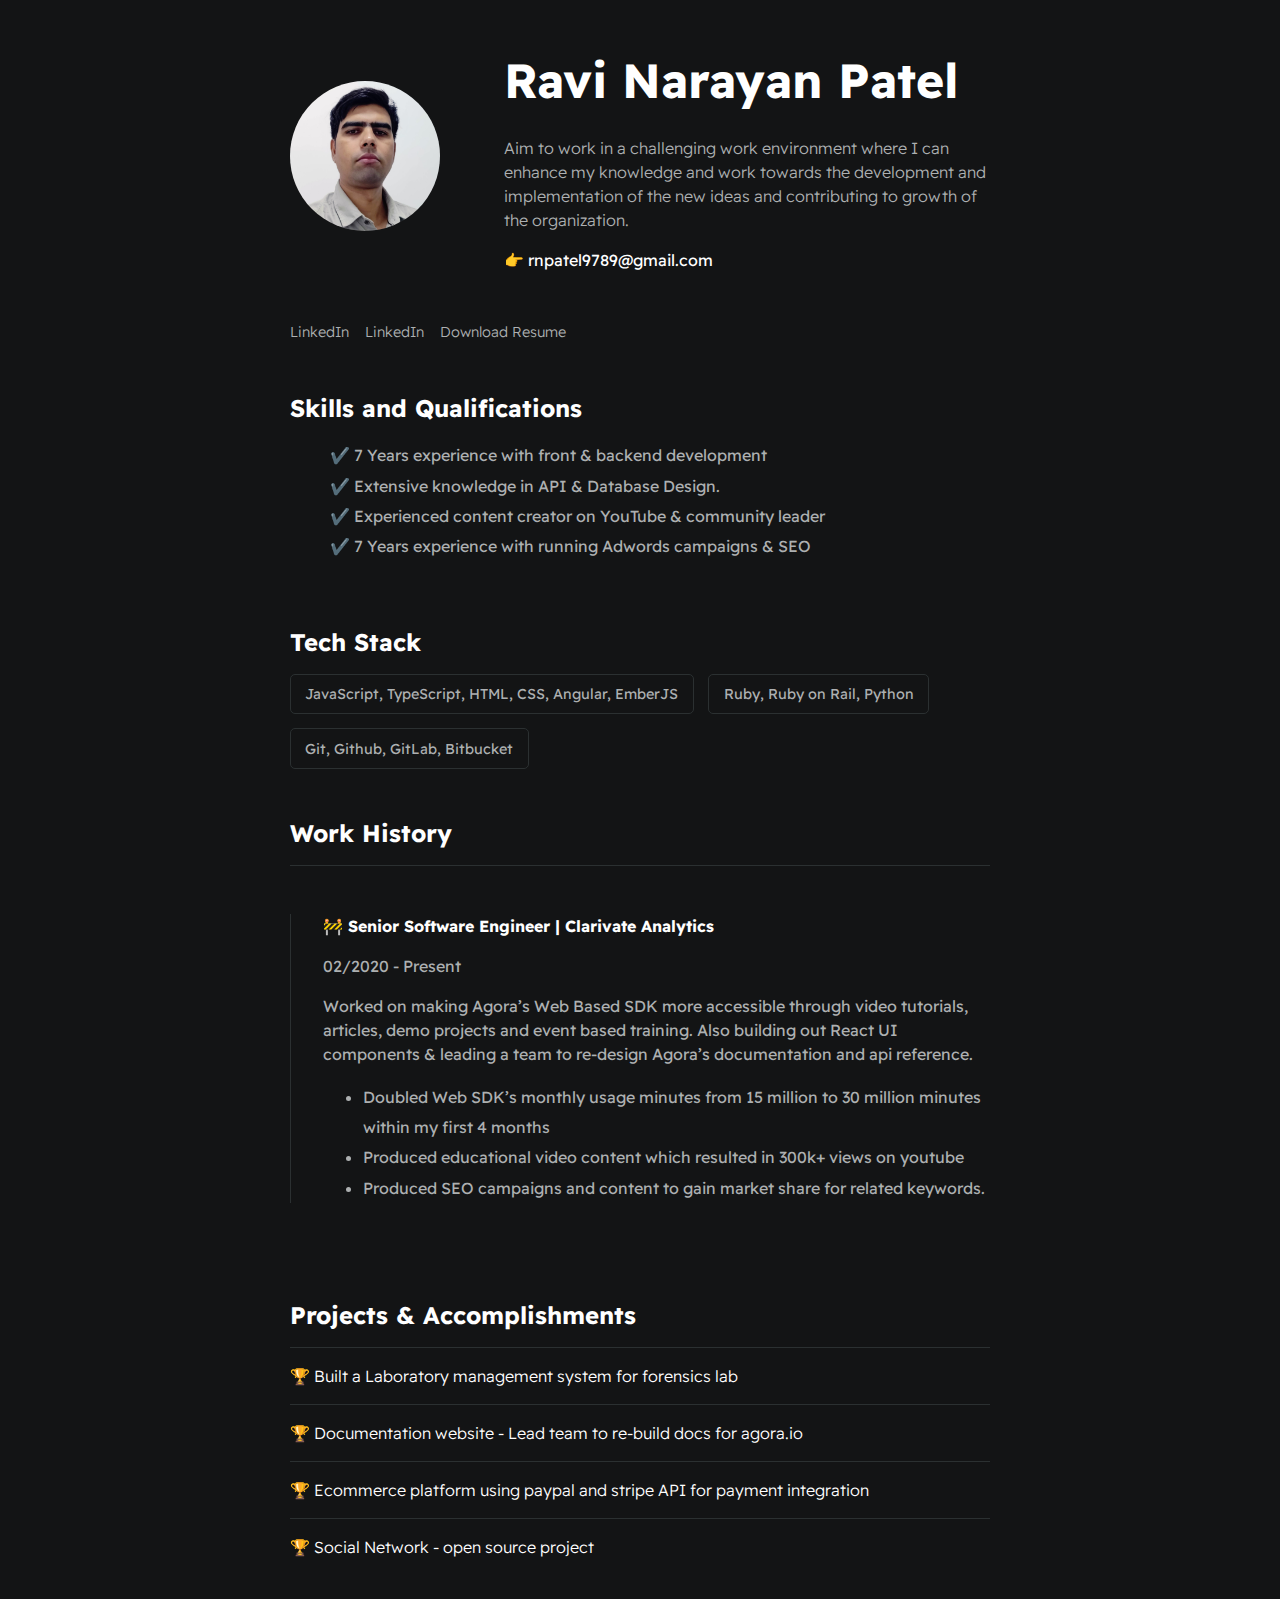
<file: index.html>
<!DOCTYPE html>
<html lang="en">
<head>
  <meta charset="UTF-8">
  <meta http-equiv="X-UA-Compatible" content="IE=edge">
  <meta name="viewport" content="width=device-width, initial-scale=1.0">
  <link rel="stylesheet" type="text/css" media="screen" href="./styles/style.css">
  <title>Ravi Narayan Patel</title>
</head>
<body>
  <div id="container--main">
    <section id="wrapper--hero" class="section--page">
      <img id="profile-pic" src="./assets/images/profile_pic.jpg"/>
      <div>
        <h1 id="user-name">Ravi Narayan Patel</h1>
        <p id="bio">
          Aim to work in a challenging work environment where I can enhance my knowledge and work towards the development and implementation of the new ideas and contributing to growth of the organization.
        </p>
        <p id="email">
          👉 rnpatel9789@gmail.com
        </p>
      </div>
    </section>
    <section class="section--page">
      <div id="socials--list">
        <a href="#" target="_blank">LinkedIn</a>
        <a href="#" target="_blank">LinkedIn</a>
        <a href="./assets/resume.pdf" target="_blank">Download Resume</a>
      </div>
    </section>
    <section class="section--page">
      <h2>Skills and Qualifications</h2>
      <ul id="qualifications--list">
        <li>✔️ 7 Years experience with front & backend development</li>
        <li>✔️ Extensive knowledge in API & Database Design.</li>
        <li>✔️ Experienced content creator on YouTube & community leader </li>
        <li>✔️ 7 Years experience with running Adwords campaigns & SEO</li>
      </ul>
    </section>

    <section class="section--page">
      <h2>Tech Stack</h2>
      <div id="wrapper--techstack__items">
        
        <div class="card--techstack">
          <span>JavaScript, TypeScript, HTML, CSS, Angular, EmberJS</span>
        </div>
        <div class="card--techstack">
          <span>Ruby, Ruby on Rail, Python</span>
        </div>
        <div class="card--techstack">
          <span>Git, Github, GitLab, Bitbucket</span>
        </div>
      </div>
    </section>
    <section id="work-history-wrapper" class="section--page">
      <h2>Work History</h2>
      <div class="line-break"></div>
      <div class="card--work-history">
        <strong>🚧 Senior Software Engineer | Clarivate Analytics</strong>
        <p>02/2020 - Present</p>
        <p>Worked on making Agora’s Web Based SDK more accessible through video tutorials, articles, demo projects and event based training. Also building out React UI components & leading a team to re-design Agora’s documentation and api reference.</p>
        <ul>
            <li>Doubled Web SDK’s monthly usage minutes from 15 million to 30 million minutes within my first 4 months</li>
            <li>Produced educational video content which resulted in 300k+ views on youtube</li>
            <li>Produced SEO campaigns and content to gain market share for related keywords.</li>
        </ul>
      </div>
    </section>
    <section class="section--page">
      <h2>Projects & Accomplishments</h2>
      <div class="card--project">
          <a href="project.html"><span>🏆 </span>Built a Laboratory management system for forensics lab</a>
      </div>
      <div class="card--project">
          <a href="project.html" ><span>🏆 </span>Documentation website - Lead team to re-build docs for agora.io</a>
      </div>
      <div class="card--project">
          <a href="project.html" ><span>🏆 </span>Ecommerce platform using paypal and stripe API for payment integration</a>
      </div>
      <div class="card--project">
          <a href="project.html"><span>🏆 </span>Social Network - open source project</a>
      </div>
    </section>
  </div>
</body>
</html>
</file>
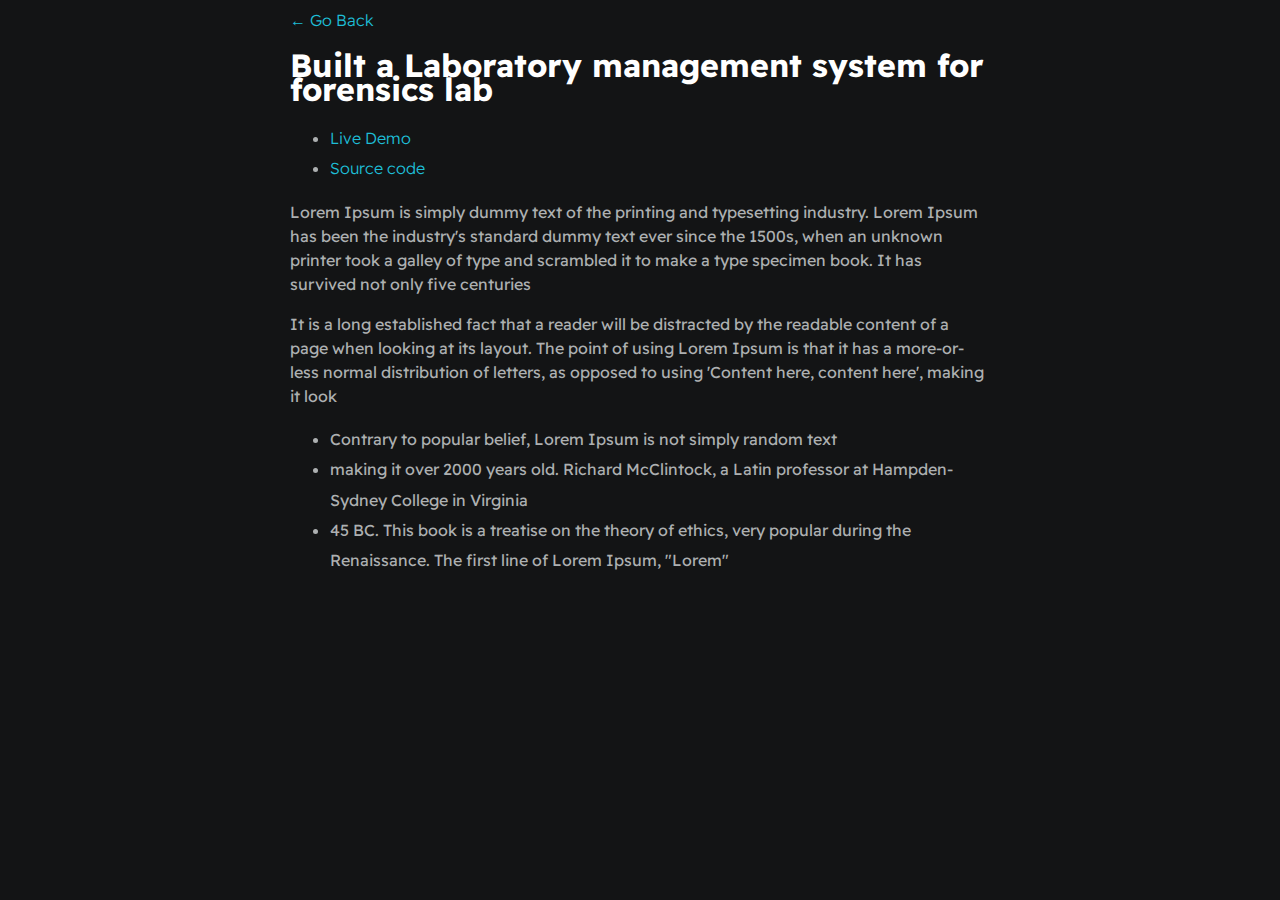
<file: project.html>
<!DOCTYPE html>
<html lang="en">
<head>
  <meta charset="UTF-8">
  <meta http-equiv="X-UA-Compatible" content="IE=edge">
  <link rel="stylesheet" type="text/css" media="screen" href="./styles/style.css">
  <meta name="viewport" content="width=device-width, initial-scale=1.0">
  <title>Projects</title>
</head>
<body>
  <div id="container--main">
    <a href="index.html">&#x2190; Go Back</a>
    <h1>Built a Laboratory management system for forensics lab</h1>
    <ul>
      <li><a href="#">Live Demo</a></li>
      <li><a href="#">Source code</a></li>
    </ul>
    <p>Lorem Ipsum is simply dummy text of the printing and typesetting industry. Lorem Ipsum has been the industry's standard dummy text ever since the 1500s, when an unknown printer took a galley of type and scrambled it to make a type specimen book. It has survived not only five centuries</p>

    <p>It is a long established fact that a reader will be distracted by the readable content of a page when looking at its layout. The point of using Lorem Ipsum is that it has a more-or-less normal distribution of letters, as opposed to using 'Content here, content here', making it look</p>

    <ul>
        <li>Contrary to popular belief, Lorem Ipsum is not simply random text</li>
        <li>making it over 2000 years old. Richard McClintock, a Latin professor at Hampden-Sydney College in Virginia</li>
        <li>45 BC. This book is a treatise on the theory of ethics, very popular during the Renaissance. The first line of Lorem Ipsum, "Lorem"</li>
    </ul>
  </div>
</body>
</html>
</file>
<file: styles/style.css>
@import url('https://fonts.googleapis.com/css2?family=Readex+Pro:wght@300;400;500;600;700&display=swap');
:root {
  --mainTextColor-light:#000;
  --secondaryTextColor-light:rgb(51 51 51);
  --mainLinkColor-light:#0da2b8;
  --mainBorderColor-light:rgb(218, 218, 218);
  --mainBgColor-light:rgb(249, 250,251);

  --mainTextColor-dark:#fff;
  --secondaryTextColor-dark:#adb0b1;
  --mainLinkColor-dark:rgb(30, 190,214);
  --mainBorderColor-dark:#2b3031;
  --mainBgColor-dark:#131415;

  --mainTextColor:var(--mainTextColor-dark);
  --secondaryTextColor:var(--secondaryTextColor-dark);
  --mainLinkColor:var(--mainLinkColor-dark);
  --mainBorderColor:var(--mainBorderColor-dark);
  --mainBgColor:var(--mainBgColor-dark);
}

* {
  font-family: 'Readex Pro';
  line-height: 1.5rem;
  box-sizing: border-box;
  color: var(--mainTextColor);
}

body {
  background-color: var(--mainBgColor);
}

p, span, li {
  color: var(--secondaryTextColor);
  font-size: 1em;
}

a {
  text-decoration: none;
  color: var(--mainLinkColor);
  font-weight: 500;
}

li {
  line-height: 1.9em;
}
#container--main {
  max-width: 700px;
  margin: 0 auto;
}
.section--page {
  padding-top: 1em;
  padding-bottom: 1em;
}
#wrapper--hero {
  display: flex;
  align-items: center;
  gap: 4em;
}
#user-name {
  font-size: 3em;
  line-height: 1em;
}
#bio, a {
  font-weight: 300;
}
#profile-pic {
  width: 150px;
  height: 150px;
  object-fit: cover;
  border-radius: 50%;
}
#email {
  color: var(--mainTextColor);
}
#socials--list {
  display: flex;
  justify-content: flex-start;
  column-gap: 1em;
  flex-wrap: wrap;
}
#socials--list a {
  font-size: 0.9em;
  color: var(--secondaryTextColor);
  transition: 0.3s;
}
#socials--list a:hover {
  color: var(--mainLinkColor);
}
#qualifications--list {
  list-style: none;
}
#wrapper--techstack__items {
  display: flex;
  flex-wrap: wrap;
  gap: 1em;
  font-size: 0.9em;
}
.card--techstack {
  border: 1px solid var(--mainBorderColor);
  padding: 0.5em 1em;
  border-radius: 5px;
}
.card--work-history {
  border-left: 1px solid var(--mainBorderColor);
  margin-top: 3em;
  margin-bottom: 3em;
  padding-left: 2em;
}
.line-break {
  background-color: var(--mainBorderColor);
  height: 1px;
}
.card--project{
  padding-top: 1em;
  padding-bottom: 1em;
  border-top: 1px solid var(--mainBorderColor);
}

.card--project a{
  color: var(--mainTextColor);
  transition: 0.3s;
}

.card--project a:hover{
  color: var(--mainLinkColor);

}
@media(max-width:600px){

  .section--page{
      padding-top: 1em;
      padding-bottom: 1em;
  }

  #wrapper--hero{
      gap: 1em;
      flex-direction: column;
  }

  #profile-pic{
      width: 200px;
      height: 200px;
  }


  .card--work-history{
      border-left: none;
      padding-left: 0;
  }
}
</file>
